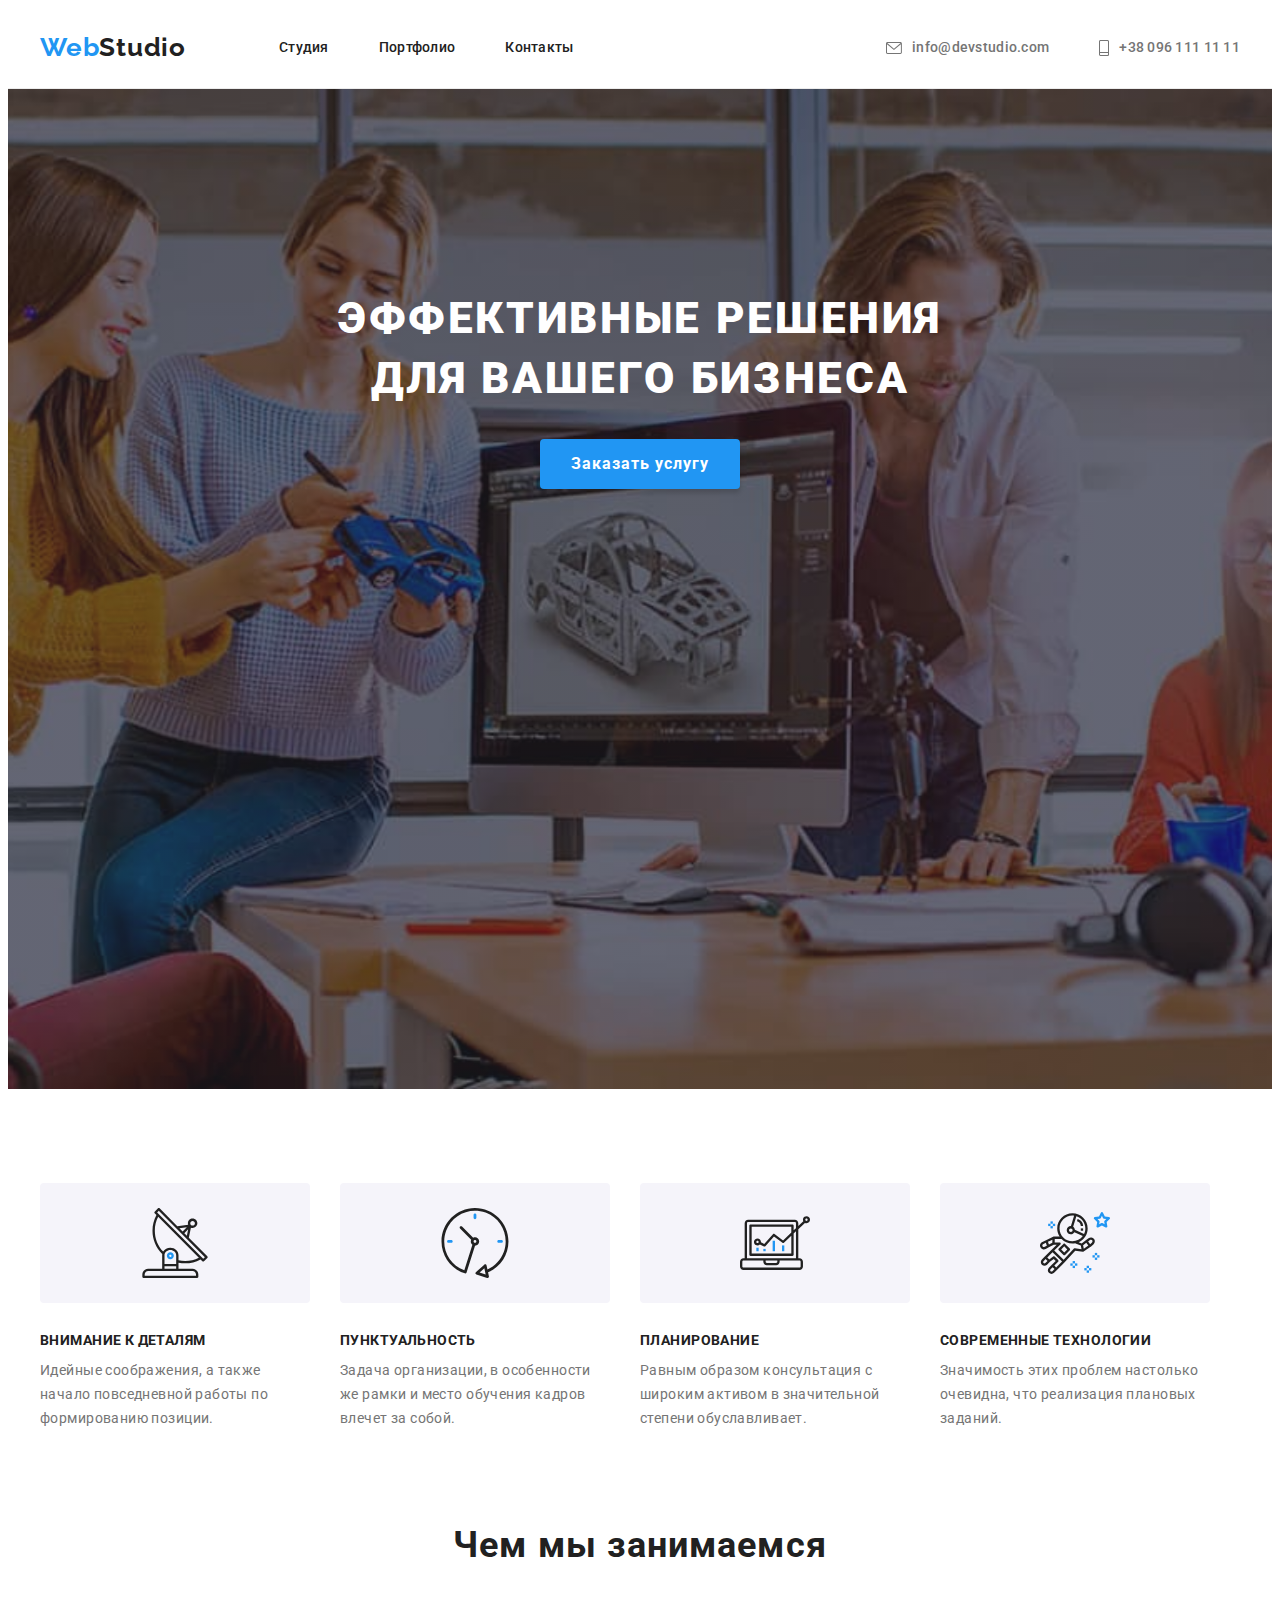
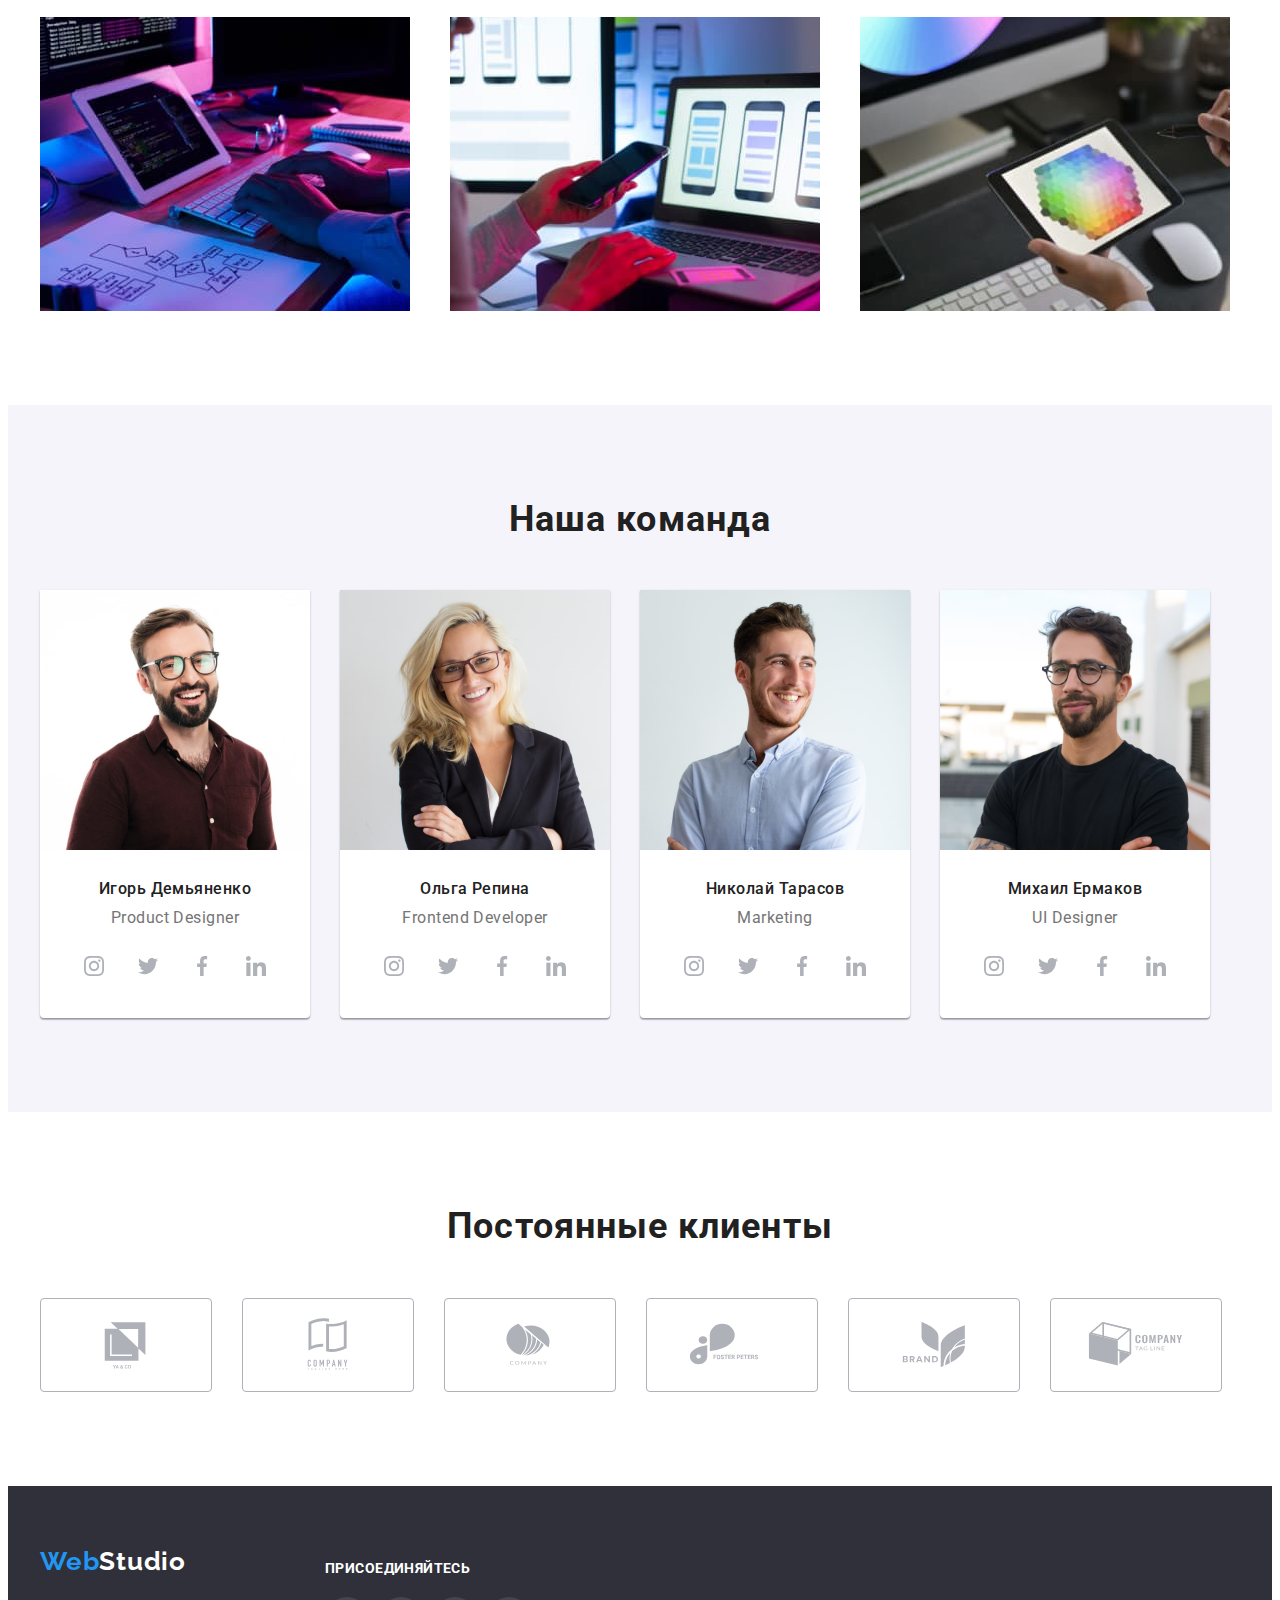
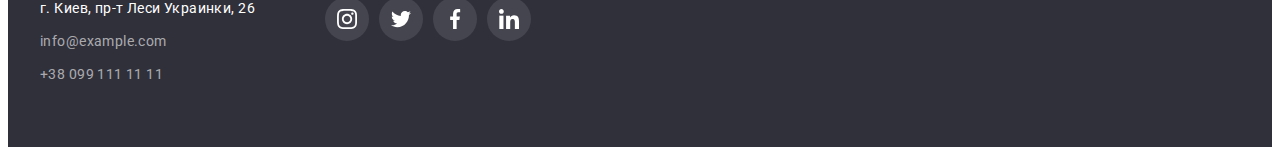
<file: index.html>
<!DOCTYPE html>
<html lang="ru">
  <head>
    <meta charset="UTF-8">
    <meta http-equiv="X-UA-Compatible" content="IE=edge">
    <meta name="viewport" content="width=device-width, initial-scale=1.0">
    <title>Web Studio</title>
    <link href="https://fonts.googleapis.com/css2?family=Raleway:wght@700&family=Roboto:wght@400;500;700;900&display=swap"
      rel="stylesheet">
    <link rel="stylesheet" href="https://cdnjs.cloudflare.com/ajax/libs/modern-normalize/1.1.0/modern-normalize.min.css"
      integrity="sha512-wpPYUAdjBVSE4KJnH1VR1HeZfpl1ub8YT/NKx4PuQ5NmX2tKuGu6U/JRp5y+Y8XG2tV+wKQpNHVUX03MfMFn9Q=="
      crossorigin="anonymous" referrerpolicy="no-referrer" />
    <link rel="stylesheet" href="./css/styles.css">
    
  </head>
<body>
  <!-- header -->
  <header class="header">
    <div class="container main-nav">
      <a href="./index.html" class="logo-head link">Web<span class="accent1">Studio</span></a>
      <nav class="header-nav">
        <ul class="header-list">
          <li class="header-item"><a href="./index.html" class="nav-studio link">Студия</a></li>
          <li class="header-item"><a href="./portfolio.html" class="nav-portfolio link">Портфолио</a></li>
          <li class="header-item"><a href="" class="nav-contact link">Контакты</a></li>
        </ul>
      </nav>
      <div class="header-connect">
        <ul class="contact-list actions">
          <li class="contact-item">
            <a href="mailto:info@devstudio.com" class="mail link">
              <svg class="contact-icon" width="16" height="12">
                <use href="./images/icons.svg#icon-envelope"></use>
              </svg>
              info@devstudio.com</a>
          </li>
          <li class="contact-item">
            <a href="tel:+380961111111" class="tel link">
              <svg class="contact-icon" width="10" height="16">
                <use href="./images/icons.svg#icon-Vector"></use>
              </svg>  
              +38 096 111 11 11</a>
          </li>
        </ul>
      </div>
    </div>
  </header>

  <main>

    <!-- Hero -->
    <section class="hero overlay">
      <div class="container">
        <h1 class="hero-title">ЭФФЕКТИВНЫЕ РЕШЕНИЯ ДЛЯ ВАШЕГО БИЗНЕСА</h1>
        <button type="button" class="section-button btn">Заказать услугу</button>
      </div>
    </section>
    <!-- Section-1 -->
    <section class="section-features">
      <div class="container">
        <h2 class="visually-hidden">Наши преимущества</h2>
        <ul class="section-list">
          <li class="section-item">
            <div class="thumb">
              <svg class="section-feature-icon" width="70" height="70">
                <use href="./images/icons.svg#icon-antenna-1"></use>
              </svg>
            </div>
            <h3 class="section-benefits">Внимание к деталям</h3>
            <p class="section-text">Идейные соображения, а также начало повседневной работы по формированию позиции.</p>
          </li>
          <li class="section-item">
            <div class="thumb">
              <svg class="section-feature-icon" width="70" height="70">
                <use href="./images/icons.svg#icon-clock-1"></use>
              </svg>
            </div>
            <h3 class="section-benefits">Пунктуальность</h3>
            <p class="section-text">Задача организации, в особенности же рамки и место обучения кадров влечет за собой.</p>
          </li>
          <li class="section-item">
            <div class="thumb">
              <svg class="section-feature-icon" width="70" height="70">
                <use href="./images/icons.svg#icon-diagram-1"></use>
              </svg>
            </div>
            <h3 class="section-benefits">Планирование</h3>
            <p class="section-text">Равным образом консультация с широким активом в значительной степени обуславливает.</p>
          </li>
          <li class="section-item">
            <div class="thumb">
              <svg class="section-feature-icon" width="70" height="70">
                <use href="./images/icons.svg#icon-astronaut-1"></use>
              </svg>
            </div>
            <h3 class="section-benefits">Современные технологии</h3>
            <p class="section-text">Значимость этих проблем настолько очевидна, что реализация плановых заданий.</p>
          </li>
        </ul>
      </div>
    </section>

    <!-- Section-2 -->
    <section class="to-do-section">
      <div class="container">
        <h2 class="to-do">Чем мы занимаемся</h2>
        <ul class="our-work">
          <li class="to-do-img">
            <img class="img" src="./images/our-business/box1.jpg" alt="програмирование" width="370" height="294"/>
          </li>
          <li class="to-do-img">
            <img class="img" src="./images/our-business/box2.jpg" alt="дизайн" width="370" height="294"/>
          </li>
          <li class="to-do-img">
            <img class="img" src="./images/our-business/box3.jpg" alt="подбор цветов" width="370" height="294"/>
          </li>
        </ul>
      </div>
    </section>

    <!-- Section-3 -->

    <section class="section-our-team">
      <div class="container">
        <h2 class="our-team">Наша команда</h2>
        <ul class="team-members">
          <li class="team-item">
            <a href=""><img src="./images1/igor.jpg" alt="парень в очках" width="270" height="260"></a>
            <div class="card-name">
              <h3 class="section-name">Игорь Демьяненко</h3>
              <p class="position">Product Designer</p>
              <ul class="masters-social-list list">
                <li class="masters-social-item">
                  <a href="" class="masters-social-link link">
                    <svg class="masters-social-icon" width="20" height="20">
                      <use href="./images/icons.svg#icon-instagram"></use>
                    </svg>
                  </a>
                </li>
                <li class="masters-social-item">
                  <a href="" class="masters-social-link link">
                    <svg class="masters-social-icon" width="20" height="20">
                      <use href="./images/icons.svg#icon-twitter"></use>
                    </svg>
                  </a>
                </li>
                <li class="masters-social-item">
                  <a href="" class="masters-social-link link">
                    <svg class="masters-social-icon" width="20" height="20">
                      <use href="./images/icons.svg#icon-facebook"></use>
                    </svg>
                  </a>
                </li>
                <li class="masters-social-item">
                  <a href="" class="masters-social-link link">
                    <svg class="masters-social-icon" width="20" height="20">
                      <use href="./images/icons.svg#icon-linkedin"></use>
                    </svg>
                  </a>
                </li>
              </ul>
            </div>
          </li>
          <li class="team-item">
            <a href=""><img src="./images1/olga.jpg" alt="блондинка" width="270" height="260"></a>
            <div class="card-name">
              <h3 class="section-name">Ольга Репина</h3>
              <p class="position">Frontend Developer</p>
              <ul class="masters-social-list list">
                <li class="masters-social-item">
                  <a href="" class="masters-social-link link">
                    <svg class="masters-social-icon" width="20" height="20">
                      <use href="./images/icons.svg#icon-instagram"></use>
                    </svg>
                  </a>
                </li>
                <li class="masters-social-item">
                  <a href="" class="masters-social-link link">
                    <svg class="masters-social-icon" width="20" height="20">
                      <use href="./images/icons.svg#icon-twitter"></use>
                    </svg>
                  </a>
                </li>
                <li class="masters-social-item">
                  <a href="" class="masters-social-link link">
                    <svg class="masters-social-icon" width="20" height="20">
                      <use href="./images/icons.svg#icon-facebook"></use>
                    </svg>
                  </a>
                </li>
                <li class="masters-social-item">
                  <a href="" class="masters-social-link link">
                    <svg class="masters-social-icon" width="20" height="20">
                      <use href="./images/icons.svg#icon-linkedin"></use>
                    </svg>
                  </a>
                </li>
              </ul>
            </div>
          </li>
          <li class="team-item">
            <a href=""><img src="./images1/nik.jpg" alt="парень в рубахе" width="270" height="260"></a>
            <div class="card-name">
              <h3 class="section-name">Николай Тарасов</h3>
              <p class="position">Marketing</p>
              <ul class="masters-social-list list">
                <li class="masters-social-item">
                  <a href="" class="masters-social-link link">
                    <svg class="masters-social-icon" width="20" height="20">
                      <use href="./images/icons.svg#icon-instagram"></use>
                    </svg>
                  </a>
                </li>
                <li class="masters-social-item">
                  <a href="" class="masters-social-link link">
                    <svg class="masters-social-icon" width="20" height="20">
                      <use href="./images/icons.svg#icon-twitter"></use>
                    </svg>
                  </a>
                </li>
                <li class="masters-social-item">
                  <a href="" class="masters-social-link link">
                    <svg class="masters-social-icon" width="20" height="20">
                      <use href="./images/icons.svg#icon-facebook"></use>
                    </svg>
                  </a>
                </li>
                <li class="masters-social-item">
                  <a href="" class="masters-social-link link">
                    <svg class="masters-social-icon" width="20" height="20">
                      <use href="./images/icons.svg#icon-linkedin"></use>
                    </svg>
                  </a>
                </li>
              </ul>
            </div>
          </li>
          <li class="team-item">
            <a href=""><img src="./images1/mikh.jpg" alt="парень в футболке" width="270" height="260"></a>
            <div class="card-name">
              <h3 class="section-name">Михаил Ермаков</h3>
              <p class="position">UI Designer</p>
              <ul class="masters-social-list list">
                <li class="masters-social-item">
                  <a href="" class="masters-social-link link">
                    <svg class="masters-social-icon" width="20" height="20">
                      <use href="./images/icons.svg#icon-instagram"></use>
                    </svg>
                  </a>
                </li>
                <li class="masters-social-item">
                  <a href="" class="masters-social-link link">
                    <svg class="masters-social-icon" width="20" height="20">
                      <use href="./images/icons.svg#icon-twitter"></use>
                    </svg>
                  </a>
                </li>
                <li class="masters-social-item">
                  <a href="" class="masters-social-link link">
                    <svg class="masters-social-icon" width="20" height="20">
                      <use href="./images/icons.svg#icon-facebook"></use>
                    </svg>
                  </a>
                </li>
                <li class="masters-social-item">
                  <a href="" class="masters-social-link link">
                    <svg class="masters-social-icon" width="20" height="20">
                      <use href="./images/icons.svg#icon-linkedin"></use>
                    </svg>
                  </a>
                </li>
              </ul>
            </div>
          </li>
        </ul>       
      </div>
    </section>

    <!-- Section-4 -->
    
    <section class="clients">
      <div class="container">
        <h2 class="clients-title">Постоянные клиенты</h2>
        <ul class="clients-list list">
          <li class="clients-item">
            <a href="" class="clients-link link">
              <svg class="clients-icon" width="106" height="60">
                <use href="./images/icons.svg#icon-Logo"></use>
              </svg>
            </a>
          </li>
          <li class="clients-item">
            <a href="" class="clients-link link">
              <svg class="clients-icon" width="106" height="60">
                <use href="./images/icons.svg#icon-Logo-1"></use>
              </svg>
            </a>
          </li>
          <li class="clients-item">
            <a href="" class="clients-link link">
              <svg class="clients-icon" width="106" height="60">
                <use href="./images/icons.svg#icon-Logo-2"></use>
              </svg>
            </a>
          </li>
          <li class="clients-item">
            <a href="" class="clients-link link">
              <svg class="clients-icon" width="106" height="60">
                <use href="./images/icons.svg#icon-Logo-3"></use>
              </svg>
            </a>
          </li>
          <li class="clients-item">
            <a href="" class="clients-link link">
              <svg class="clients-icon" width="106" height="60">
                <use href="./images/icons.svg#icon-Logo-4"></use>
              </svg>
            </a>
          </li>
          <li class="clients-item">
            <a href="" class="clients-link link">
              <svg class="clients-icon" width="106" height="60">
                <use href="./images/icons.svg#icon-Logo-5"></use>
              </svg>
            </a>
          </li>
        </ul>
      </div>
    </section>

  </main>

  <!-- Section-5 -->
  <footer class="footer">
    <div class="container footer-list">
      <div class="footer-nav">
        <a href="./index.html" class="logo-foot link">Web<span class="accent2">Studio</span></a>
        <address>
          <ul class="footer-nav">
            <li class="foot-details"><a href="https://goo.gl/maps/botk4UzgwyVzbYNd8" target="_blank"
                rel="noopener noreferrer" class="footer-address link">г. Киев, пр-т Леси Украинки, 26</a></li>
            <li class="foot-details"><a href="mailto:info@example.com" class="footer-contacts link">info@example.com</a>
            </li>
            <li><a href="tel:+380991111111" class="footer-contacts link">+38 099 111 11 11</a></li>
          </ul>
        </address>
      </div>
      <div class="footer-links">
        <h3 class="footer-title">присоединяйтесь</h3>
        <ul class="footer-social-list">
          <li class="footer-social-item">
            <a href="" class="footer-social-link link">
              <svg class="footer-social-icon" width="20" height="20">
                <use href="./images/icons.svg#icon-instagram"></use>
              </svg>
            </a>
          </li>
          <li class="footer-social-item">
            <a href="" class="footer-social-link link">
              <svg class="footer-social-icon" width="20" height="20">
                <use href="./images/icons.svg#icon-twitter"></use>
              </svg>
            </a>
          </li>
          <li class="footer-social-item">
            <a href="" class="footer-social-link link">
              <svg class="footer-social-icon" width="20" height="20">
                <use href="./images/icons.svg#icon-facebook"></use>
              </svg>
            </a>
          </li>
          <li class="footer-social-item">
            <a href="" class="footer-social-link link">
              <svg class="footer-social-icon" width="20" height="20">
                <use href="./images/icons.svg#icon-linkedin"></use>
              </svg>
            </a>
          </li>
        </ul>
      </div>
    </div>
  </footer>
  </body>
  
  </html>
</file>
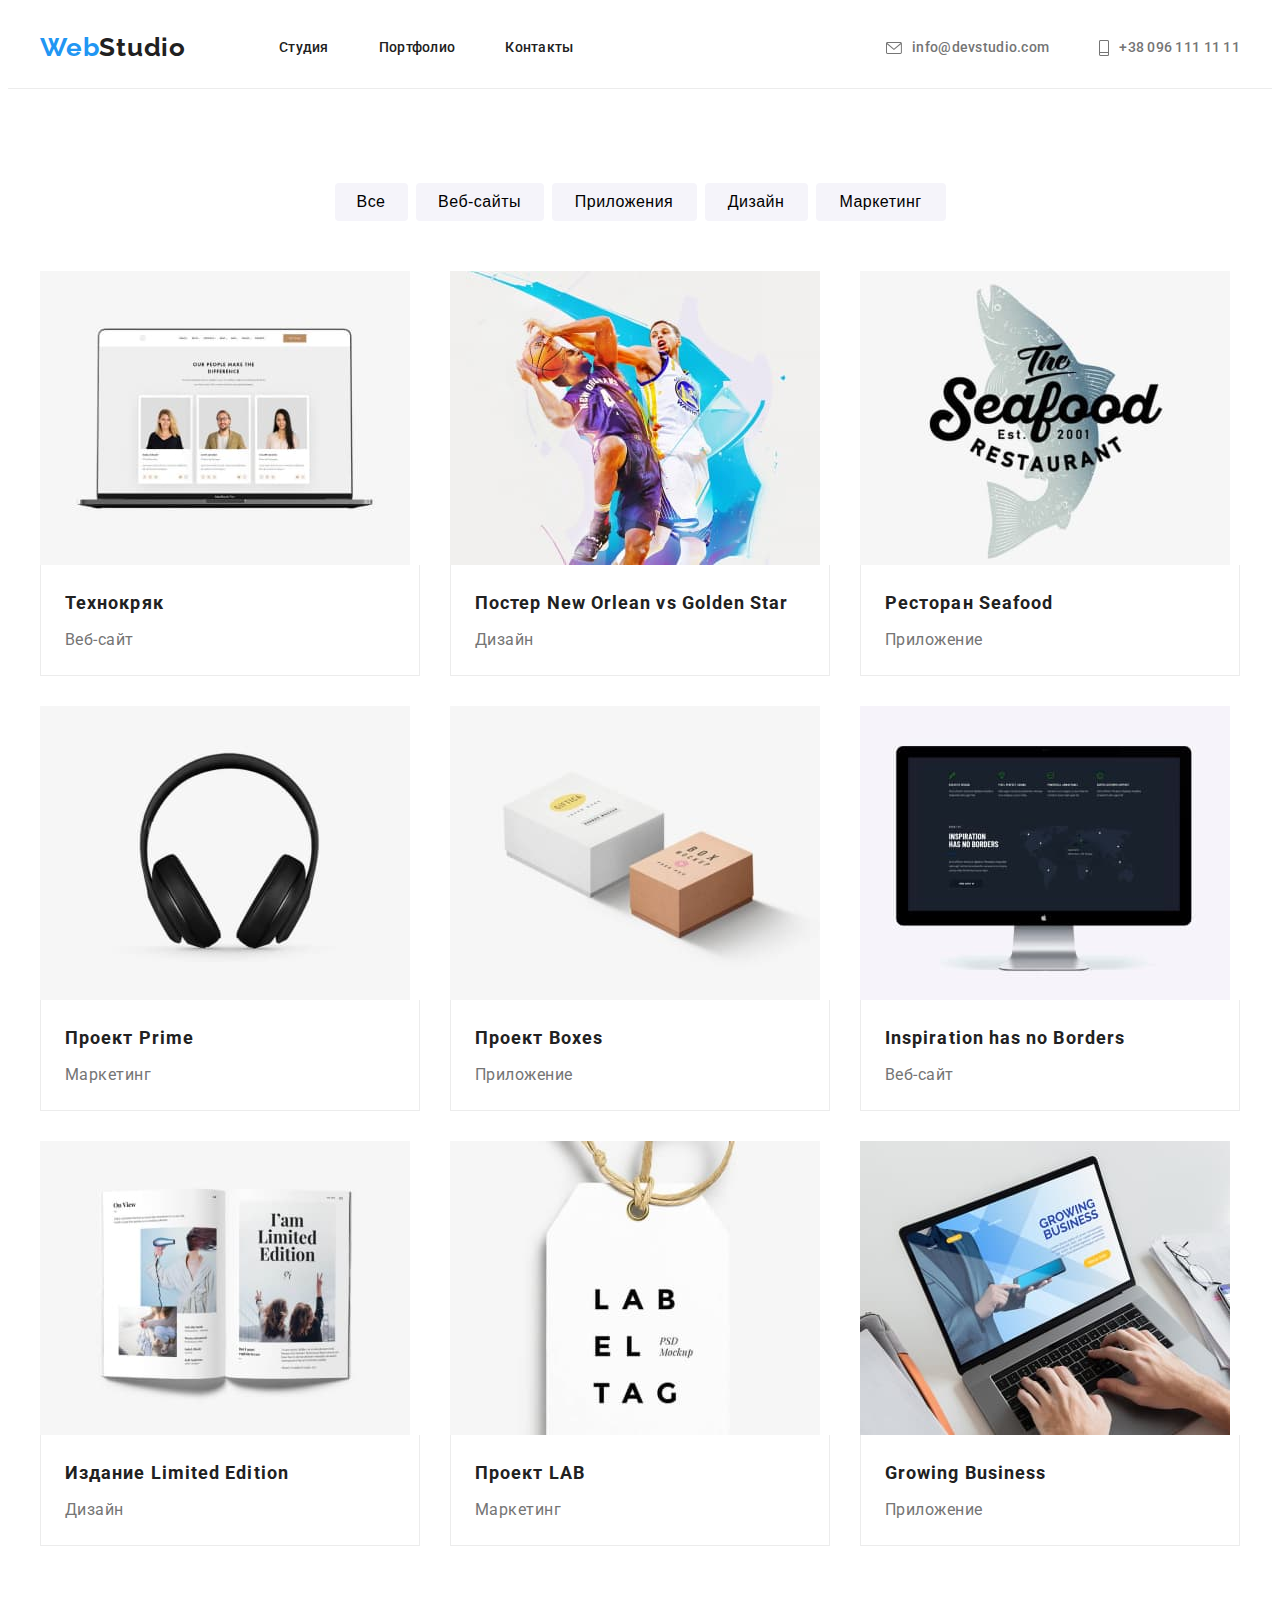
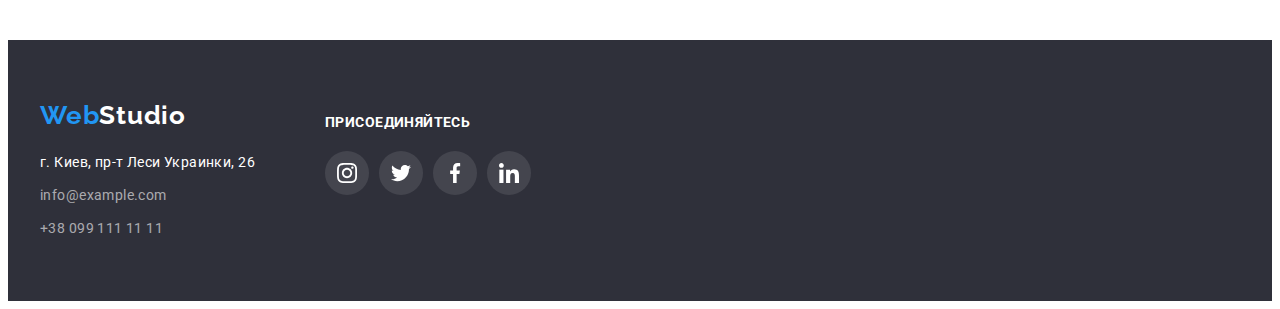
<file: portfolio.html>
<!DOCTYPE html>
<html lang="en">
<head>
    <meta charset="UTF-8">
    <meta http-equiv="X-UA-Compatible" content="IE=edge">
    <meta name="viewport" content="width=device-width, initial-scale=1.0">
    <title>Document</title>
    <link href="https://fonts.googleapis.com/css2?family=Raleway:wght@700&family=Roboto:wght@400;500;700;900&display=swap" rel="stylesheet">
    <link rel="stylesheet" href="https://cdnjs.cloudflare.com/ajax/libs/modern-normalize/1.1.0/modern-normalize.min.css"
        integrity="sha512-wpPYUAdjBVSE4KJnH1VR1HeZfpl1ub8YT/NKx4PuQ5NmX2tKuGu6U/JRp5y+Y8XG2tV+wKQpNHVUX03MfMFn9Q=="
        crossorigin="anonymous" referrerpolicy="no-referrer" />
    <link rel="stylesheet" href="./css/styles.css">
</head>
<body>
        <!-- header -->
    <header class="header">
        <div class="container main-nav">
            <nav class="header-nav">
                <a href="./index.html" class="logo-head link">Web<span class="accent1">Studio</span></a>
                <ul class="header-list">
                    <li class="header-item"><a href="./index.html" class="nav-studio link">Студия</a></li>
                    <li class="header-item"><a href="./portfolio.html" class="nav-portfolio link">Портфолио</a></li>
                    <li class="header-item"><a href="" class="nav-contact link">Контакты</a></li>
                </ul>
            </nav>
            <div class="header-connect">
                <ul class="contact-list actions">
                    <li class="contact-item">
                        <a href="mailto:info@devstudio.com" class="mail link">
                            <svg class="contact-icon" width="16" height="12">
                                <use href="./images/icons.svg#icon-envelope"></use>
                            </svg>
                            info@devstudio.com</a>
                    </li>
                    <li class="contact-item">
                        <a href="tel:+380961111111" class="tel link">
                            <svg class="contact-icon" width="10" height="16">
                                <use href="./images/icons.svg#icon-Vector"></use>
                            </svg>
                            +38 096 111 11 11</a>
                    </li>
                </ul>
            </div>
        </div>
    </header>

        <!-- Section title -->
       
    <main class="main-content">
        <div class="container">
            <ul class="button-list">
                <li><button type="button" class="button-all button">Все</button></li>
                <li><button type="button" class="all-web button">Веб-сайты</button></li>
                <li><button type="button" class="apps button">Приложения</button></li>
                <li><button type="button" class="design button">Дизайн</button></li>
                <li><button type="button" class="marketing button">Маркетинг</button></li>
            </ul>
            <h1 class="visually-hidden">Ссылки на страницы</h1>
            <ul class="cards-content">
                <li class="card-item">
                    <a>
                        <img src="./images2/web-site1.jpg" alt="страница сайта" width="370" height="294" class="img-portfolio"/>
                        <div class="item-content">
                            <h2 class="main-title">Технокряк</h2>
                            <p class="main-work">Веб-сайт</p>
                        </div>
                    </a>
                </li>
                <li class="card-item">
                    <a>
                        <img src="./images2/design1.jpg" alt="игра баскетбол" width="370" height="294" class="img-portfolio"/>
                        <div class="item-content">
                            <h2 class="main-title">Постер New Orlean vs Golden Star</h2>
                            <p class="main-work">Дизайн</p>
                        </div>
                    </a>
                </li>
                <li class="card-item">
                    <a>
                        <img src="./images2/app1.jpg" alt="лого ресторана" width="370" height="294" class="img-portfolio"/>
                        <div class="item-content">
                            <h2 class="main-title">Ресторан Seafood</h2>
                            <p class="main-work">Приложение</p>
                        </div>
                    </a>
                </li>
                <li class="card-item">
                    <a>
                        <img src="./images2/marketing1.jpg" alt="наушники" width="370" height="294" class="img-portfolio"/>
                        <div class="item-content">
                            <h2 class="main-title">Проект Prime</h2>
                            <p class="main-work">Маркетинг</p>
                        </div>
                    </a>
                </li>
                <li class="card-item">
                    <a>
                        <img src="./images2/app2.jpg" alt="две коробки" width="370" height="294" class="img-portfolio"/>
                        <div class="item-content">
                            <h2 class="main-title">Проект Boxes</h2>
                            <p class="main-work">Приложение</p>
                        </div>
                    </a>
                </li>
                <li class="card-item">
                    <a>
                        <img src="./images2/web-site2.jpg" alt="монитор" width="370" height="294" class="img-portfolio"/>
                        <div class="item-content">
                            <h2 class="main-title">Inspiration has no Borders</h2>
                            <p class="main-work">Веб-сайт</p>
                        </div>
                    </a>
                </li>
                <li class="card-item">
                    <a>
                        <img src="./images2/design2.jpg" alt="журнал" width="370" height="294" class="img-portfolio"/>
                        <div class="item-content">
                            <h2 class="main-title">Издание Limited Edition</h2>
                            <p class="main-work">Дизайн</p>
                        </div>
                    </a>
                </li>
                <li class="card-item">
                    <a>
                        <img src="./images2/marketing2.jpg" alt="бирка" width="370" height="294" class="img-portfolio"/>
                        <div class="item-content">
                            <h2 class="main-title">Проект LAB</h2>
                            <p class="main-work">Маркетинг</p>
                        </div>
                    </a>
                </li>
                <li class="card-item">
                    <a>
                        <img src="./images2/app3.jpg" alt="ноутбук" width="370" height="294" class="img-portfolio"/>
                        <div class="item-content">
                            <h2 class="main-title">Growing Business</h2>
                            <p class="main-work">Приложение</p>
                        </div>
                    </a>
                </li>
            </ul>
        </div>
    </main>    

    <!-- Section-5 -->
    <footer class="footer">
        <div class="container footer-list">
            <div class="footer-nav">
                <a href="./index.html" class="logo-foot link">Web<span class="accent2">Studio</span></a>
                <address>
                    <ul class="footer-nav">
                        <li class="foot-details"><a href="https://goo.gl/maps/botk4UzgwyVzbYNd8" target="_blank" rel="noopener noreferrer" class="footer-address link">г. Киев, пр-т Леси Украинки, 26</a></li>
                        <li class="foot-details"><a href="mailto:info@example.com" class="footer-contacts link">info@example.com</a></li>
                        <li><a href="tel:+380991111111" class="footer-contacts link">+38 099 111 11 11</a></li>
                    </ul>
                </address>
            </div>
            <div class="footer-links">
                <h3 class="footer-title">присоединяйтесь</h3>
                <ul class="footer-social-list">
                    <li class="footer-social-item">
                        <a href="" class="footer-social-link link">
                            <svg class="footer-social-icon" width="20" height="20">
                                <use href="./images/icons.svg#icon-instagram"></use>
                            </svg>
                        </a>
                    </li>
                    <li class="footer-social-item">
                        <a href="" class="footer-social-link link">
                            <svg class="footer-social-icon" width="20" height="20">
                                <use href="./images/icons.svg#icon-twitter"></use>
                            </svg>
                        </a>
                    </li>
                    <li class="footer-social-item">
                        <a href="" class="footer-social-link link">
                            <svg class="footer-social-icon" width="20" height="20">
                                <use href="./images/icons.svg#icon-facebook"></use>
                            </svg>
                        </a>
                    </li>
                    <li class="footer-social-item">
                        <a href="" class="footer-social-link link">
                            <svg class="footer-social-icon" width="20" height="20">
                                <use href="./images/icons.svg#icon-linkedin"></use>
                            </svg>
                        </a>
                    </li>
                </ul>
            </div>
        </div>
    </footer>
</body>
</html>
</file>
<file: css/styles.css>
/* цвет основного текста #757575 */
/* вторичный цвет rgba(117, 117, 117, 1) */

/* белый цвет #FFFFFF */
/* акцент #212121 */


:root {
    --primery-text-color: #757575;
    --title-text-color: #2196F3;
    --accent-color: #212121;
    --white-color: #ffffff;
    --typical-gap: 30px;
    --next-typical-gap: 94px;
    --fill-color: #F5F4FA;
    --svg-color: #AFB1B8; 
}


body {
    background-color: var(--white-color);
    color: var(--primery-text-color);
    font-family: 'Roboto', sans-serif;
    letter-spacing: 0.03em;
}

p, 
h1, 
h2, 
h3, 
h4, 
h5, 
h6 {
    margin: 0;
}

ul,
li {
    margin: 0;
    padding-left: 0;
    display: list-item;
}

.container {
    width: 1200px;
    padding-left: 15px;
    padding-right: 15px;
    margin: 0 auto;
    /* outline: 1px solid tomato; */
}

/* Header */

.header-list  {
    display: block;
    color: var(--accent-color);
    font-weight: 500;
    font-size: 14px;
    line-height: 1.14;
    letter-spacing: 0.02em;
}

.header-item {
    margin-right: 50px;
}

.header-item:last-child {
    margin-right: 0;
}

.main {
    margin: 94px 200px;
}

.header {
    border-bottom: 1px solid #ECECEC;
}

.header .container {
    display: flex;
    align-items: center;
}

.header-nav {
    display: flex;
    align-items: center;
}

.header-list {
    display: flex;
}

.header-connect {
    display: flex;
    margin-left: auto;
    align-items: center;
    justify-content: center;
}

/* Logo */
.logo-head {
    color: var(--title-text-color);
    font-family: 'Raleway', sans-serif;
    font-weight: 700;
    font-size: 26px;
    line-height: 1.2;
    letter-spacing: 0.03em;
    margin-right: 93px;
}

.accent1, .clients-title {
    color: var(--accent-color);
}

/* Navigation */

ul {
    list-style: none;
}

.link {
    text-decoration: none;
}

.main-nav {
    display: flex;
    align-items: center;
}

.nav-studio,
.nav-portfolio,
.nav-contact {
    display: inline-block;
    color: var(--accent-color);
    font-weight: 500;
    font-size: 14px;
    line-height: 1.14;
    letter-spacing: 0.02em;
    padding-top: 32px;
    padding-bottom: 32px;
}

.nav-portfolio,
.nav-contact {
    color: var(--accent-color);
}

.nav-studio:hover,
.nav-studio:focus {
    color: var(--title-text-color);
}

.nav-portfolio:hover,
.nav-portfolio:focus {
    color: var(--title-text-color);
}

.nav-contact:hover,
.nav-contact:focus {
    color: var(--title-text-color);
}

/* Email and telephone */

.contact-list {
    display: flex;
    margin-left: auto;
}

.contact-list .contact-item + .contact-item {
    margin-left: 50px;
}

.contact-item {
    box-sizing: border-box;

}

.contact-icon {
    display: flex;
    margin-right: 10px;
    fill: currentColor;
    align-items: center;
}

.contact-icon:hover,
.contact-icon:focus {
    color: var(--title-text-color);
}

.mail,
.tel {
    display: flex;
    align-items: center;
    font-weight: 500;
    font-size: 14px;
    line-height: 1.14;
    letter-spacing: 0.02em;
    color: var(--primery-text-color);
    padding-top: 32px;
    padding-bottom: 32px;
}

.mail:hover,
.mail:focus {
    color: var(--title-text-color);
}

.tel:hover,
.tel:focus {
    color: var(--title-text-color);
}

/* Portfolio buttons */

.main-content {
    padding-top: var(--next-typical-gap);
    padding-bottom: var(--next-typical-gap);
}

.button-list {
    display: flex;
    padding-bottom: 50px;
    justify-content: center;
}

.button-all {
    font-weight: 500;
    font-size: 16px;
    line-height: 1.62;
    letter-spacing: 0.03em;
    min-width: 73px;
    height: 38px;
    cursor: pointer;
    background-color: var(--fill-color);
    border-radius: 4px;
    border: 1px solid transparent;
}

.all-web {
    font-weight: 500;
    font-size: 16px;
    line-height: 1.62;
    letter-spacing: 0.03em;
    min-width: 128px;
    height: 38px;
    cursor: pointer;
    background-color: var(--fill-color);
    border-radius: 4px;
    margin-left: 8px;
    border: 1px solid transparent;
}

.apps {
    font-weight: 500;
    font-size: 16px;
    line-height: 1.62;
    letter-spacing: 0.03em;
    min-width: 145px;
    height: 38px;
    cursor: pointer;
    background-color: var(--fill-color);
    border-radius: 4px;
    margin-left: 8px;
    border: 1px solid transparent;
}

.design {
    font-weight: 500;
    font-size: 16px;
    line-height: 1.62;
    letter-spacing: 0.03em;
    min-width: 103px;
    height: 38px;
    cursor: pointer;
    background-color: var(--fill-color);
    border-radius: 4px;
    margin-left: 8px;
    border: 1px solid transparent;
}

.marketing {
    font-weight: 500;
    font-size: 16px;
    line-height: 1.62;
    letter-spacing: 0.03em;
    min-width: 130px;
    height: 38px;
    cursor: pointer;
    background-color: var(--fill-color);
    border-radius: 4px;
    margin-left: 8px;
    border: 1px solid transparent;
}

.button-all:hover,
.button-all:focus {
    background-color: var(--title-text-color);
}

.all-web:hover,
.all-web:focus {
    background-color: var(--title-text-color);
}

.apps:hover,
.apps:focus {
    background-color: var(--title-text-color);
}

.design:hover,
.design:focus {
    background-color: var(--title-text-color);
}

.marketing:hover,
.marketing:focus {
    background-color: var(--title-text-color);
}

.button:hover,
.button:focus {
    color: var(--white-color);
    box-shadow: 0px 3px 1px rgba(0, 0, 0, 0.1),
    0px 1px 2px rgba(0, 0, 0, 0.08),
    0px 2px 2px rgba(0, 0, 0, 0.12);
}

.cards-content {
    display: flex;
    flex-wrap: wrap;
    margin-right: -30px;
}

.card-item {
    flex-basis: calc(100% / 3 - var(--typical-gap));
    margin-bottom: var(--typical-gap);
    margin-right: var(--typical-gap);
}

.card-item:nth-child(3n) {
    margin-right: 0;
}

.card-item:nth-last-child(-n+3) {
    margin-bottom: 0;
}

.card-item:hover {
    box-shadow: 0px 1px 1px rgba(0, 0, 0, 0.12), 0px 4px 4px rgba(0, 0, 0, 0.06), 1px 4px 6px rgba(0, 0, 0, 0.16);
}

.img-portfolio {
    display: block;
}

.item-content {
    padding: 20px 24px;
    border-bottom: 1px solid #ECECEC;
    border-left: 1px solid #ECECEC;
    border-right: 1px solid #ECECEC;
}

.main-title {
    margin-bottom: 4px;
}

/* Sections */

img {
    display: block;
    max-width: 100%;
    height: auto;
}

.section-benefits,
.section-to-do,
.our-team,
.section-name {
    color: var(--accent-color);
}

/* Hero */

.hero {
    background: #2F303A;
    padding-top: 200px;
    padding-bottom: 200px;
    text-align: center;
    margin: 0 auto;
}

.hero-title {
    display: inline-block;
    font-weight: 900;
    font-size: 44px;
    line-height: 1.36;
    letter-spacing: 0.06em;
    color: var(--white-color);
    margin-bottom: var(--typical-gap);
    width: 696px;
}

.btn {
    display: block;
    background-color: var(--title-text-color);
    font-family: inherit;
    font-weight: 700;
    font-size: 16px;
    line-height: 1.88;
    letter-spacing: 0.06em;
    border-radius: 4px;
    text-align: center;
    text-decoration: none;
    border: 1px solid transparent;
    margin: 0 auto;
    box-shadow: 0px 4px 4px rgb(0 0 0 / 15%);
    border: none;
    width: 200px;
    height: 50px;
}

.overlay {
    max-width: 1600px;
    height: 600px;
    margin-left: auto;
    margin-right: auto;
    background: #C4C4C4;
    background-image: linear-gradient(to right, rgba(47, 48, 58, 0.4), rgba(47, 48, 58, 0.4)), url('../images/hero-background/background\ HW-04.jpg');
    background-repeat: no-repeat;
    background-position: center;
    background-size: cover;
}

/* Section-1 */

.section-features {
    padding-top: var(--next-typical-gap);
    padding-bottom: var(--next-typical-gap);
    align-items: center;
    margin: 0 auto;
}

.section-feature-icon {
    display: flex;
}

.section-list {
    display: flex;
}

.visually-hidden {
    position: absolute;
    width: 1px;
    height: 1px;
    margin: -1px;
    border: 0;
    padding: 0;
    white-space: nowrap;
    clip-path: inset(100%);
    clip: rect(0 0 0 0);
    overflow: hidden;
}

.section-benefits {
    font-weight: 700;
    font-size: 14px;
    line-height: 1.14;
    letter-spacing: 0.03em;
    text-transform: uppercase;
    margin-bottom: 10px;
}

.section-text {
    width: 270px;
    font-size: 14px;
    line-height: 1.71;    
    letter-spacing: 0.03em;
}

.section-item {
    margin-right: var(--typical-gap);
}

.section-item:nth-child(4n) {
    margin-right: 0;
}

.section-item:nth-last-child(-n+4) {
    margin-bottom: 0;
}

.thumb {
    align-items: center;
    display: flex;
    margin-bottom: 30px;
    justify-content: center;
    background-color: #F5F4FA;
    border-radius: 4px;
    width: 270px;
    height: 120px;
}


/* Section-2 */

.to-do {
    font-weight: 700;
    font-size: 36px;
    line-height: 1.16;
    letter-spacing: 0.03em;
    margin-bottom: 50px;
    text-align: center;
    color: var(--accent-color);
}

.to-do-section {
    padding-bottom: var(--next-typical-gap);
}
.our-work {
    display: flex;
    margin-left: -30px;
}

.to-do-img {
    flex-basis: calc(100% / 3 - var(--typical-gap));
    margin-left: var(--typical-gap);
}

/* Section-3 */

.team-members {
    display: flex;
}

.team-item {
    flex-direction: column;
    align-items: center;
    background: var(--white-color);
    box-shadow: 0px 1px 3px rgba(0, 0, 0, 0.12), 0px 1px 1px rgba(0, 0, 0, 0.14), 0px 2px 1px rgba(0, 0, 0, 0.2);
    border-radius: 0px 0px 4px 4px;
    margin-right: var(--typical-gap);
}

.team-item:nth-child(4n) {
    margin-right: 0;
}

.our-team, .clients-title {
    font-weight: 700;
    font-size: 36px;
    line-height: 1.16;
    letter-spacing: 0.03em;
    margin-bottom: 50px;
    text-align: center;
}

.section-name {
    font-weight: 500;
    font-size: 16px;
    line-height: 1.18;
    letter-spacing: 0.03em;
    text-align: center;
    margin-top: 0;
    margin-bottom: 10px;
}

.main-title {
    color: var(--accent-color);
    font-weight: 700;
    font-size: 18px;
    line-height: 2;
    letter-spacing: 0.06em;
}

.main-work {
    font-size: 16px;
    line-height: 1.88;
    letter-spacing: 0.03em;
}

.position {
    font-size: 16px;
    line-height: 1.18;
    letter-spacing: 0.03em;
    text-align: center;
    margin: 0px;
    margin-bottom: 16px;
}

.section-button,
.footer-address {
    color: var(--white-color);
    cursor: pointer;
}

.section-our-team {
    padding-top: var(--next-typical-gap);
    padding-bottom: var(--next-typical-gap);
    background-color: var(--fill-color);
}

.card-name {
    padding-top: var(--typical-gap);
    padding-bottom: var(--typical-gap);
}

.masters-social-list {
    display: flex;
    justify-content: center;
}

.masters-social-item {
    margin-left: 10px;
}

.masters-social-item:first-child {
    margin-left: 0;
}

.masters-social-link {
    display: flex;
    align-items: center;
    justify-content: center;
    width: 44px;
    height: 44px;
    border-radius: 50%;
    background-color: var(--white-color);
    color: var(--svg-color);
}
.masters-social-icon {
    fill: currentColor;
}

.masters-social-link:hover, 
.masters-social-link:focus {
    background-color: var(--title-text-color);
    color: var(--white-color);
}


/* Section-4 */

.clients {
    padding-top: var(--next-typical-gap);
    padding-bottom: var(--next-typical-gap);
}

.clients-list {
    display: flex;
    margin: 0 auto;
}

.clients-link {
    transition: color 250ms cubic-bezier(0.4, 0, 0.2, 1);
    display: flex;
    justify-content: center;
    align-items: center;
    width: 170px;
    height: 92px;
    border: 1px solid #AFB1B8;
    border-radius: 4px;
    color: var(--svg-color);
}

.clients-list:last-child {
    margin-right: 0;
}

.clients-icon {
    fill: currentColor;
}

.clients-link:hover,
.clients-link:focus {
    color: var(--title-text-color);
    border-color: var(--title-text-color);
}

.clients-item {
    margin-right: 30px;

}


/* Footer */

.footer {
    background-color: #2F303A;
    padding-top: 60px;
    padding-bottom: 60px;
    margin: 0 auto;
}

.footer-list {
    display: flex;
}

.logo-foot {
    color: var(--title-text-color);
    font-family: 'Raleway', sans-serif;
    font-weight: 700;
    font-size: 26px;
    line-height: 1.2;
    letter-spacing: 0.03em;
    text-decoration: none;
    display: block;
    margin-bottom: 20px;
}

.footer-nav {
    max-width: 231px;
    display: block;
}

.footer-address,
.footer-contacts {
    font-style: normal;
    font-size: 14px;
    line-height: 1.71;
    letter-spacing: 0.03em;
}

.foot-details {
    margin-bottom: 9px;
}

.footer-contacts {
    color: rgba(255, 255, 255, 0.6);
}

.accent2 {
    color: var(--white-color);
}

.footer-title {
    display: inline-block;
    font-weight: 700;
    font-size: 14px;
    line-height: 1.14;
    letter-spacing: 0.03em;
    text-transform: uppercase;
    color: var(--white-color);
    margin-bottom: 20px;
}

.footer-links {
    padding-top: 12px;
    margin-left: 70px;
    border: none;
    min-width: 206px;
    display: block;
}

.footer-social-list {
    display: flex;
    /* justify-content: right; */
}

.footer-social-item {
    margin-left: 10px;
    display: inline-block;
}

.footer-social-item:first-child {
    margin-left: 0;
}

.footer-social-link {
    display: flex;
    align-items: center;
    justify-content: center;
    width: 44px;
    height: 44px;
    border-radius: 50%;
    background-color: rgba(255, 255, 255, 0.1);
    color: var(--white-color);
}

.footer-social-icon {
    fill: currentColor;
}

.footer-social-link:hover,
.footer-social-link:focus {
    background-color: var(--title-text-color);
    color: var(--white-color);
}
</file>
